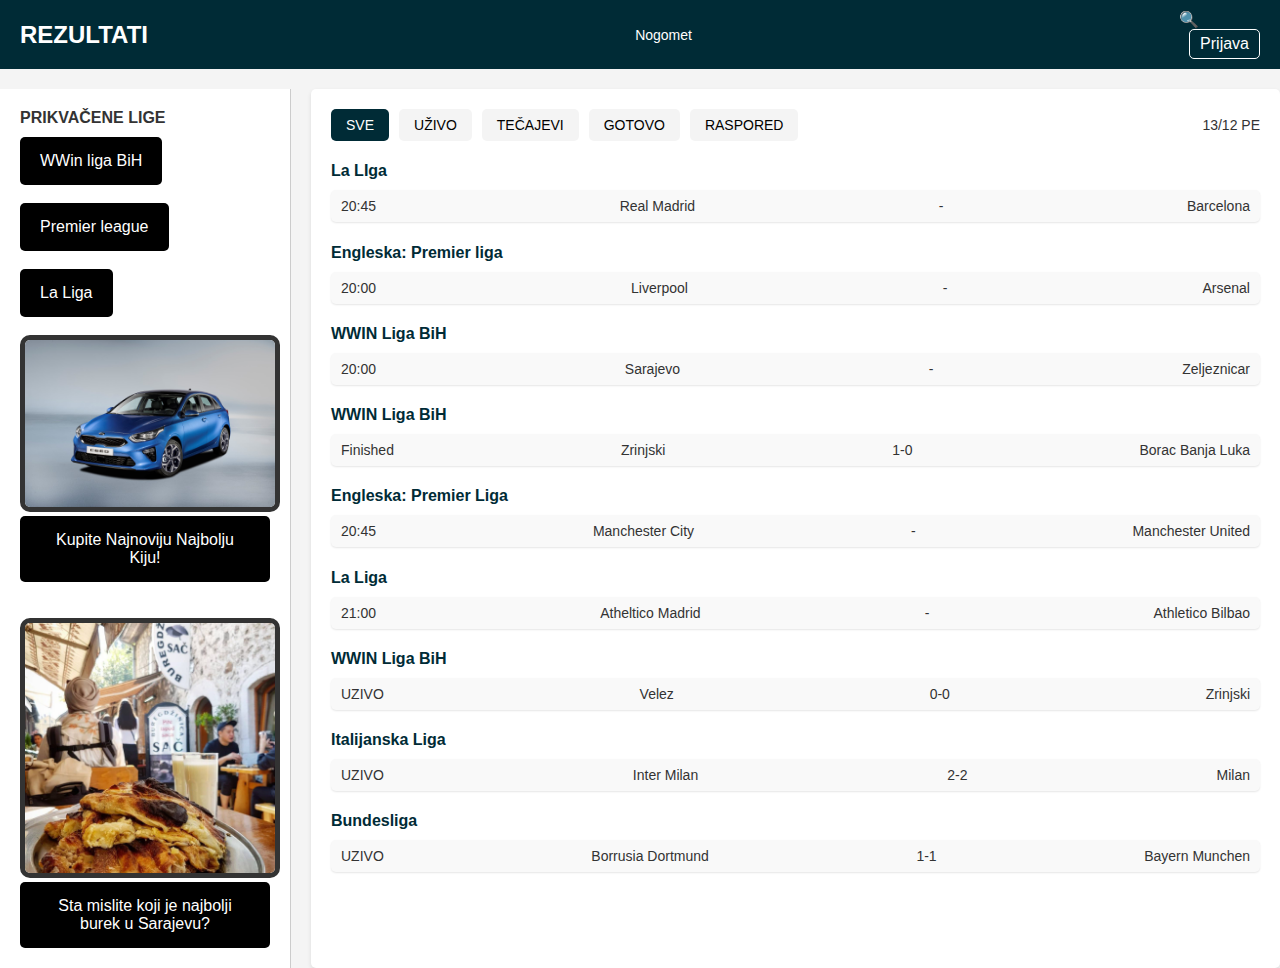
<file: index.html>
<!DOCTYPE html>
<html lang="en">
<head>
  <meta charset="UTF-8">
  <meta name="viewport" content="width=device-width, initial-scale=1.0">
  <title>REZULTATI</title>
  <link rel="stylesheet" href="style.css">
</head>
<body>
  <header class="navbar">
    <div class="logo">
      <h1>REZULTATI</h1>
    </div>
    <nav class="nav-menu">
      <ul>
        <li><a href="#">Nogomet</a></li>
      </ul>
    </nav>
    <div class="nav-icons">
      <button class="search">🔍</button>
      <form action="prijava.html" method="get">
      <button class="login">Prijava</button>
      </form>
    </div>
  </header>

  <div class="container">
    <aside class="sidebar">
      <h3>PRIKVAČENE LIGE</h3>
      <div class="league-list">
        <form action="Tabela WWin Premier lige.html" method="get">
        <button class="LIGE">WWin liga BiH</button><br><br>
        </form>
        <form action="Tabela Premier lige.html" method="get">
        <button class="LIGE">Premier league</button><br><br>
        </form>
        <form action="Tabela La lige.html" method="get">
        <button class="LIGE">La Liga</button><br><br>
        </form>
        <img src="Dop.jpg" alt="Reklama" class="my-image">
        <button class="Reklama">Kupite Najnoviju Najbolju Kiju!</button><br><br><br>
        <img src="Burek.jpg" alt="Reklama" class="my-image">
        <button class="Reklama">Sta mislite koji je najbolji burek u Sarajevu?</button>
      </div>
    </aside>

    <main class="matches">
      <div class="tabs">
        <button class="tab active">SVE</button>
        <button class="tab">UŽIVO</button>
        <button class="tab">TEČAJEVI</button>
        <button class="tab">GOTOVO</button>
        <button class="tab">RASPORED</button>
        <div class="date-picker">13/12 PE</div>
      </div>

      <div class="match-list">
        <div class="match-category">
          <h4>La LIga</h4>
          <div class="match">
            <span class="time">20:45</span>
            <span class="team">Real Madrid</span>
            <span class="result">-</span>
            <span class="team">Barcelona</span>
          </div>
        </div>
        <div class="match-category">
          <h4>Engleska: Premier liga</h4>
          <div class="match">
            <span class="status">20:00</span>
            <span class="team">Liverpool</span>
            <span class="result">-</span>
            <span class="team">Arsenal</span>
          </div>
        </div>
        <div class="match-category">
          <h4>WWIN Liga BiH</h4>
          <div class="match">
            <span class="time">20:00</span>
            <span class="team">Sarajevo</span>
            <span class="result">-</span>
            <span class="team">Zeljeznicar</span>
          </div>
          <div class="match-category">
            <h4>WWIN Liga BiH</h4>
            <div class="match">
              <span class="time">Finished</span>
              <span class="team">Zrinjski</span>
              <span class="result">1-0</span>
              <span class="team">Borac Banja Luka</span>
            </div>
            <div class="match-category">
              <h4>Engleska: Premier Liga</h4>
              <div class="match">
                <span class="time">20:45</span>
                <span class="team">Manchester City</span>
                <span class="result">-</span>
                <span class="team">Manchester United</span>
              </div>
              <div class="match-category">
                <h4>La Liga</h4>
                <div class="match">
                  <span class="time">21:00</span>
                  <span class="team">Atheltico Madrid</span>
                  <span class="result">-</span>
                  <span class="team">Athletico Bilbao</span>
                </div>
                <div class="match-category">
                  <h4>WWIN Liga BiH</h4>
                  <div class="match">
                    <span class="time">UZIVO</span>
                    <span class="team">Velez</span>
                    <span class="result">0-0</span>
                    <span class="team">Zrinjski</span>
                  </div>
                  <div class="match-category">
                    <h4>Italijanska Liga</h4>
                    <div class="match">
                      <span class="time">UZIVO</span>
                      <span class="team">Inter Milan</span>
                      <span class="result">2-2</span>
                      <span class="team">Milan</span>
                    </div>
                    <div class="match-category">
                      <h4>Bundesliga</h4>
                      <div class="match">
                        <span class="time">UZIVO</span>
                        <span class="team">Borrusia Dortmund</span>
                        <span class="result">1-1</span>
                        <span class="team">Bayern Munchen</span>
                      </div>
        </div>
      </div>
    </main>
  </div>
</body>
</html>
</file>
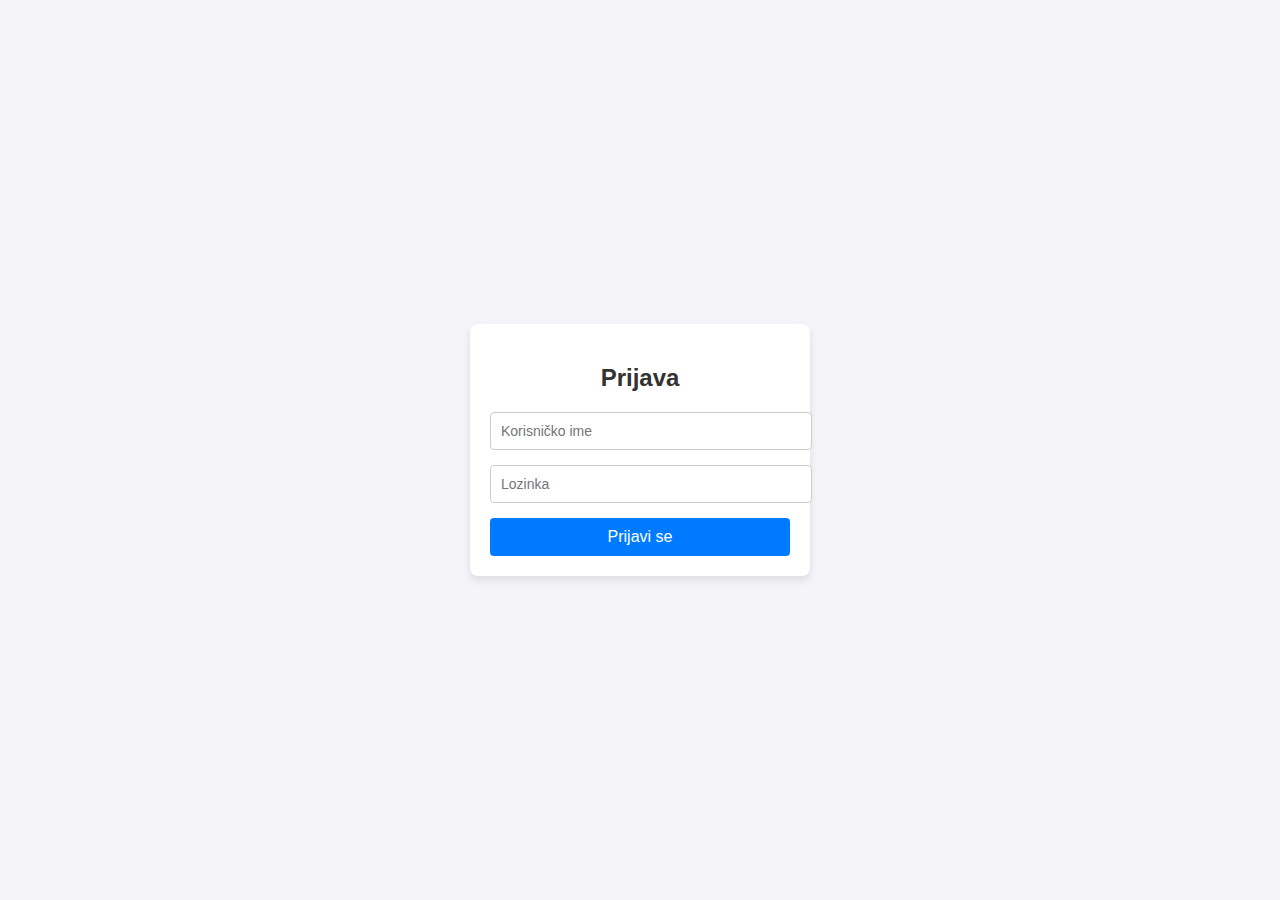
<file: prijava.html>
<!DOCTYPE html>
<html lang="en">
<head>
  <meta charset="UTF-8">
  <meta name="viewport" content="width=device-width, initial-scale=1.0">
  <title>Stranica za Prijavu</title>
  <link rel="stylesheet" href="prijava.css">
</head>
<body>
  <div class="login-container">
    <h2>Prijava</h2>
    <form action="#" method="post">
      <input type="text" name="username" placeholder="Korisničko ime" required>
      <input type="password" name="password" placeholder="Lozinka" required>
      <button type="submit">Prijavi se</button>
    </form>
  </div>
</body>
</html>
</file>
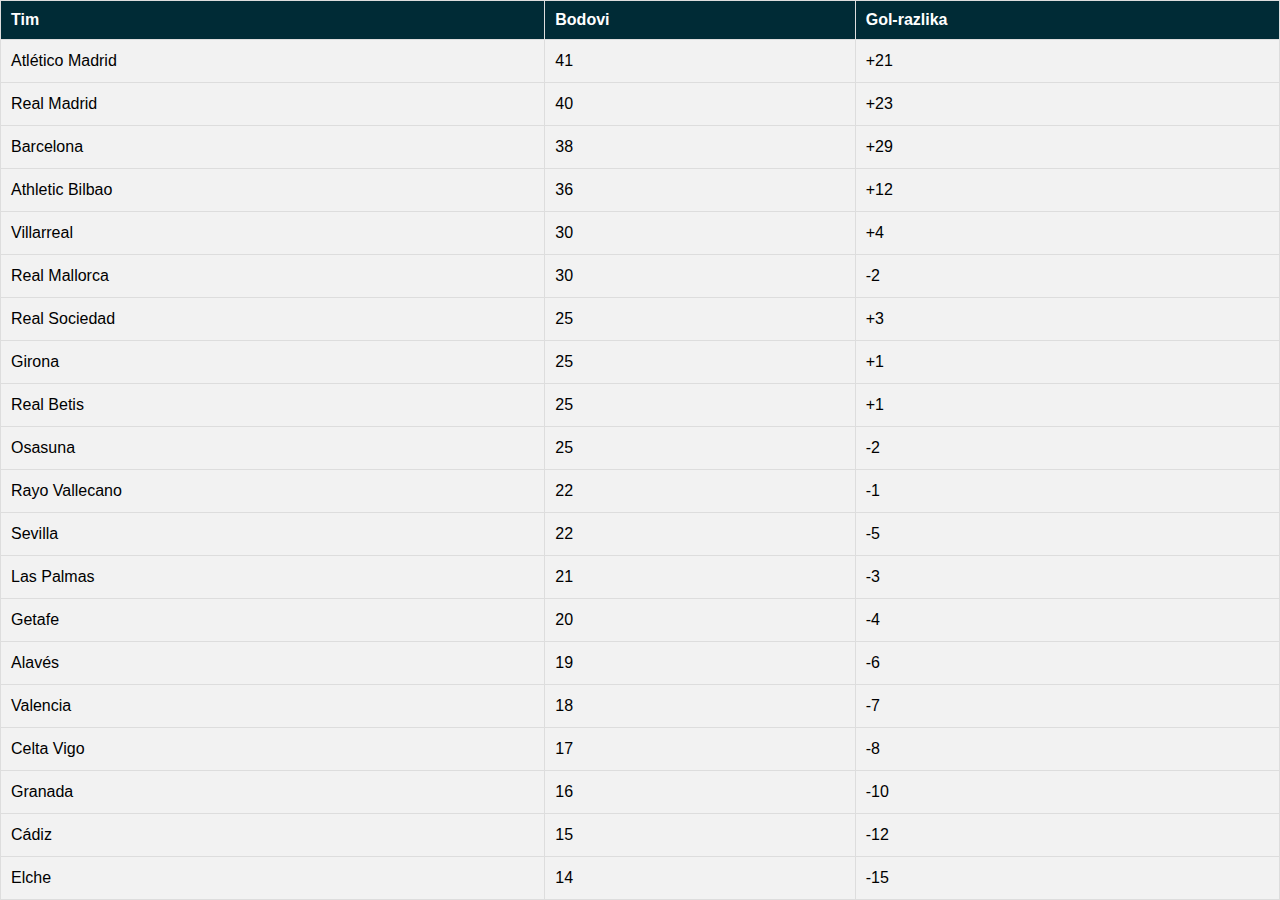
<file: Tabela La lige.html>
<!DOCTYPE html>
<html lang="en">
<head>
    <meta charset="UTF-8">
    <meta name="viewport" content="width=device-width, initial-scale=1.0">
    <title>Document</title>
    <link rel="stylesheet" href="Dop.css">
</head>
<body>
    <table>
        <thead>
          <tr>
            <th>Tim</th>
            <th>Bodovi</th>
            <th>Gol-razlika</th>
          </tr>
        </thead>
        <tbody>
          <tr>
            <td>Atlético Madrid</td>
            <td>41</td>
            <td>+21</td>
          </tr>
          <tr>
            <td>Real Madrid</td>
            <td>40</td>
            <td>+23</td>
          </tr>
          <tr>
            <td>Barcelona</td>
            <td>38</td>
            <td>+29</td>
          </tr>
          <tr>
            <td>Athletic Bilbao</td>
            <td>36</td>
            <td>+12</td>
          </tr>
          <tr>
            <td>Villarreal</td>
            <td>30</td>
            <td>+4</td>
          </tr>
          <tr>
            <td>Real Mallorca</td>
            <td>30</td>
            <td>-2</td>
          </tr>
          <tr>
            <td>Real Sociedad</td>
            <td>25</td>
            <td>+3</td>
          </tr>
          <tr>
            <td>Girona</td>
            <td>25</td>
            <td>+1</td>
          </tr>
          <tr>
            <td>Real Betis</td>
            <td>25</td>
            <td>+1</td>
          </tr>
          <tr>
            <td>Osasuna</td>
            <td>25</td>
            <td>-2</td>
          </tr>
          <tr>
            <td>Rayo Vallecano</td>
            <td>22</td>
            <td>-1</td>
          </tr>
          <tr>
            <td>Sevilla</td>
            <td>22</td>
            <td>-5</td>
          </tr>
          <tr>
            <td>Las Palmas</td>
            <td>21</td>
            <td>-3</td>
          </tr>
          <tr>
            <td>Getafe</td>
            <td>20</td>
            <td>-4</td>
          </tr>
          <tr>
            <td>Alavés</td>
            <td>19</td>
            <td>-6</td>
          </tr>
          <tr>
            <td>Valencia</td>
            <td>18</td>
            <td>-7</td>
          </tr>
          <tr>
            <td>Celta Vigo</td>
            <td>17</td>
            <td>-8</td>
          </tr>
          <tr>
            <td>Granada</td>
            <td>16</td>
            <td>-10</td>
          </tr>
          <tr>
            <td>Cádiz</td>
            <td>15</td>
            <td>-12</td>
          </tr>
          <tr>
            <td>Elche</td>
            <td>14</td>
            <td>-15</td>
          </tr>
        </tbody>
      </table>
      
</body>
</html>
</file>
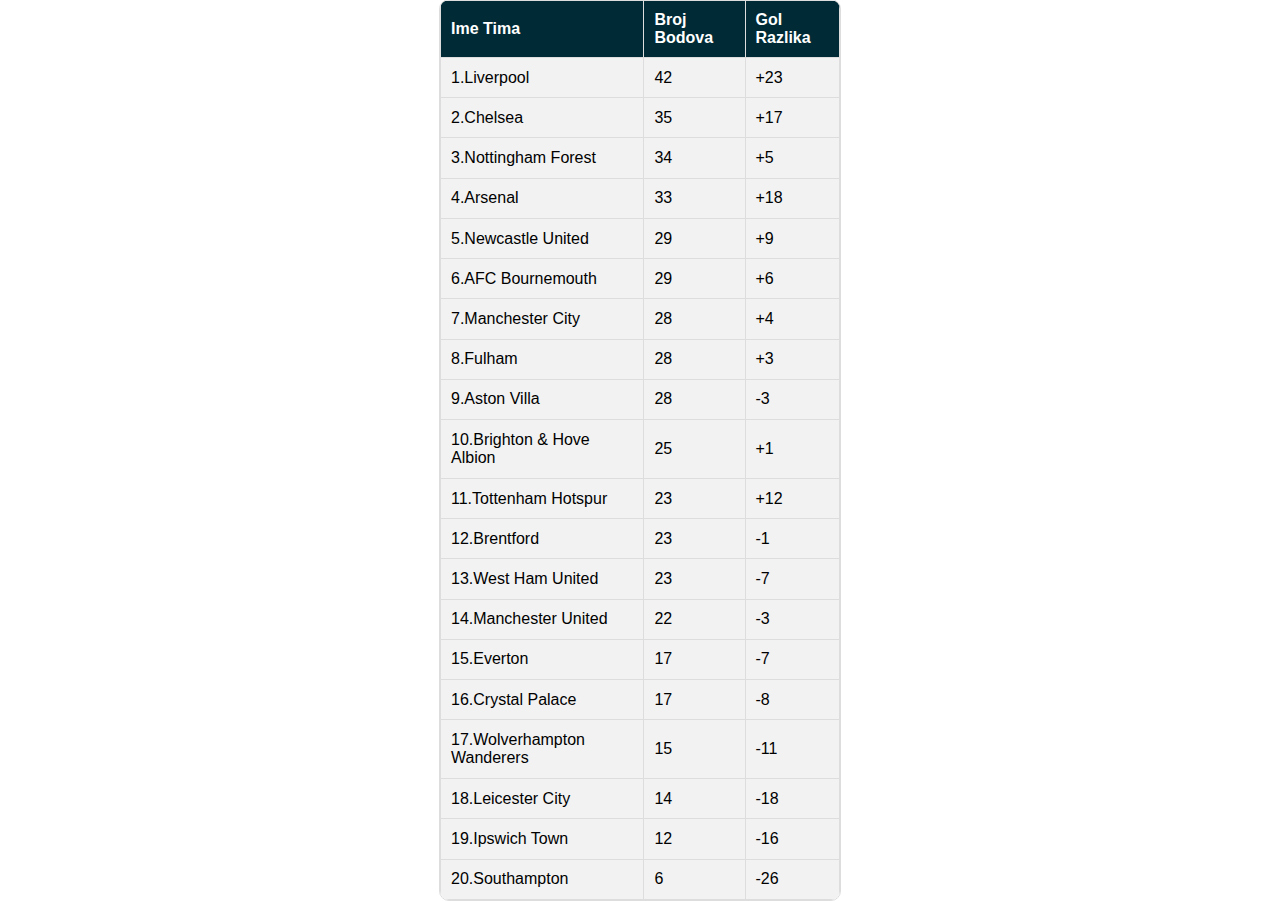
<file: Tabela Premier lige.html>
<!DOCTYPE html>
<html lang="en">
<head>
    <meta charset="UTF-8">
    <meta name="viewport" content="width=device-width, initial-scale=1.0">
    <title>tabela premier lige</title>
</head>
<body>
    <!DOCTYPE html>
<html lang="en">
<head>
  <meta charset="UTF-8">
  <meta name="viewport" content="width=device-width, initial-scale=1.0">
  <title>Tabela u centru</title>
  <link rel="stylesheet" href="Dop.css"> 
</head>
<body>
  <div class="table-container">
    <table>
      <thead>
        <tr>
          <th>Ime Tima</th>
          <th>Broj Bodova</th>
          <th>Gol Razlika</th>
        </tr>
      </thead>
      <tbody>
        <tbody>
            <tr>
              <td>1.Liverpool</td>
              <td>42</td>
              <td>+23</td>
            </tr>
            <tr>
              <td>2.Chelsea</td>
              <td>35</td>
              <td>+17</td>
            </tr>
            <tr>
              <td>3.Nottingham Forest</td>
              <td>34</td>
              <td>+5</td>
            </tr>
            <tr>
              <td>4.Arsenal</td>
              <td>33</td>
              <td>+18</td>
            </tr>
            <tr>
              <td>5.Newcastle United</td>
              <td>29</td>
              <td>+9</td>
            </tr>
            <tr>
              <td>6.AFC Bournemouth</td>
              <td>29</td>
              <td>+6</td>
            </tr>
            <tr>
              <td>7.Manchester City</td>
              <td>28</td>
              <td>+4</td>
            </tr>
            <tr>
              <td>8.Fulham</td>
              <td>28</td>
              <td>+3</td>
            </tr>
            <tr>
              <td>9.Aston Villa</td>
              <td>28</td>
              <td>-3</td>
            </tr>
            <tr>
              <td>10.Brighton & Hove Albion</td>
              <td>25</td>
              <td>+1</td>
            </tr>
            <tr>
              <td>11.Tottenham Hotspur</td>
              <td>23</td>
              <td>+12</td>
            </tr>
            <tr>
              <td>12.Brentford</td>
              <td>23</td>
              <td>-1</td>
            </tr>
            <tr>
              <td>13.West Ham United</td>
              <td>23</td>
              <td>-7</td>
            </tr>
            <tr>
              <td>14.Manchester United</td>
              <td>22</td>
              <td>-3</td>
            </tr>
            <tr>
              <td>15.Everton</td>
              <td>17</td>
              <td>-7</td>
            </tr>
            <tr>
              <td>16.Crystal Palace</td>
              <td>17</td>
              <td>-8</td>
            </tr>
            <tr>
              <td>17.Wolverhampton Wanderers</td>
              <td>15</td>
              <td>-11</td>
            </tr>
            <tr>
              <td>18.Leicester City</td>
              <td>14</td>
              <td>-18</td>
            </tr>
            <tr>
              <td>19.Ipswich Town</td>
              <td>12</td>
              <td>-16</td>
            </tr>
            <tr>
              <td>20.Southampton</td>
              <td>6</td>
              <td>-26</td>
            </tr>
        </tbody>
  </div>
</body>
</html>

</body>
</html>
</file>
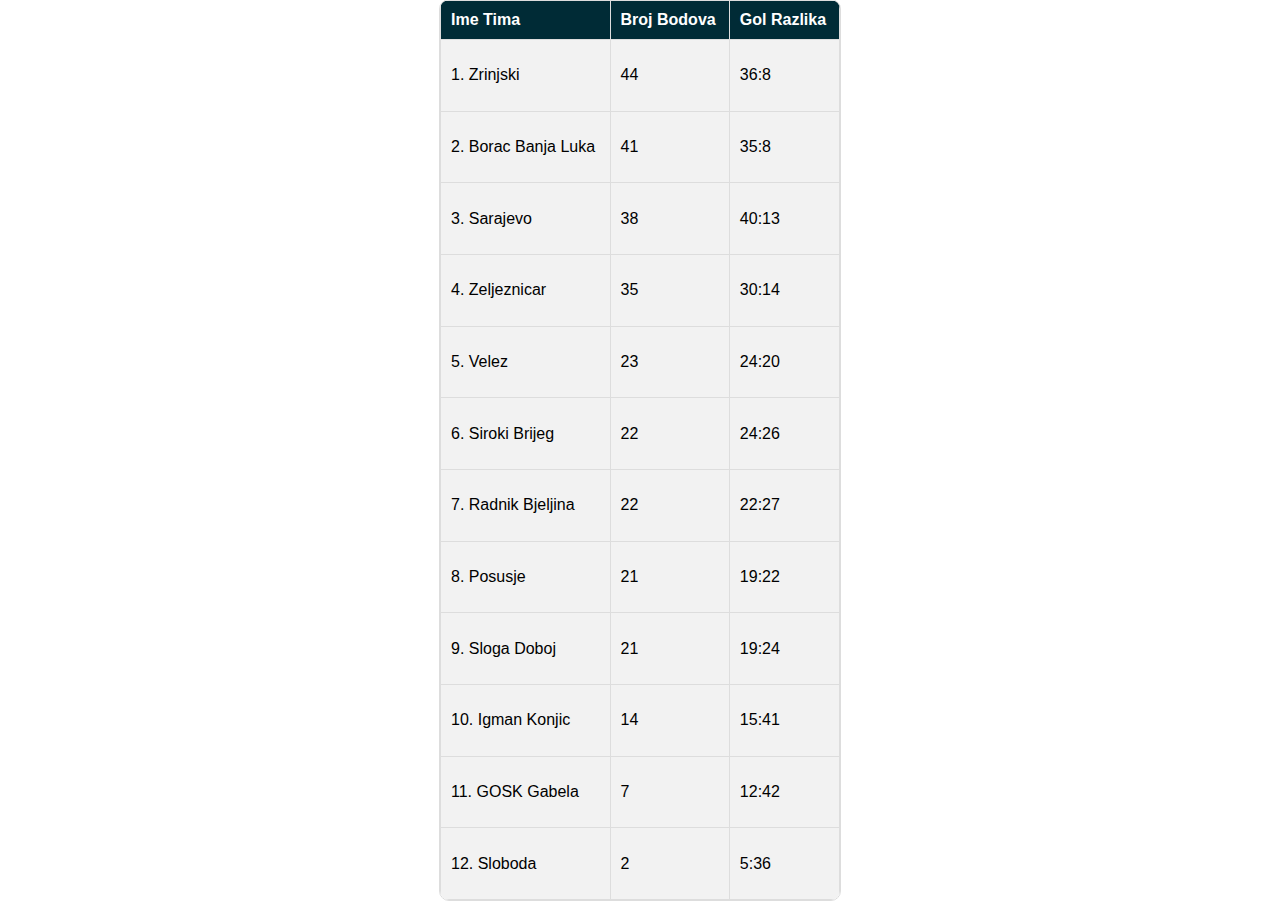
<file: Tabela WWin Premier lige.html>
<!DOCTYPE html>
<html lang="en">
<head>
  <meta charset="UTF-8">
  <meta name="viewport" content="width=device-width, initial-scale=1.0">
  <title>Tabela u centru</title>
  <link rel="stylesheet" href="Dop.css"> 
</head>
<body>
  <div class="table-container">
    <table>
      <thead>
        <tr>
          <th>Ime Tima</th>
          <th>Broj Bodova</th>
          <th>Gol Razlika</th>
        </tr>
      </thead>
      <tbody>
        <tr>
          <td>1. Zrinjski</td>
          <td>44</td>
          <td>36:8</td>
        </tr>
        <tr>
          <td>2. Borac Banja Luka</td>
          <td>41</td>
          <td>35:8</td>
        </tr>
        <tr>
          <td>3. Sarajevo</td>
          <td>38</td>
          <td>40:13</td>
        </tr>
        <tr>
            <td>4. Zeljeznicar</td>
            <td>35</td>
            <td>30:14</td>
          </tr>
          <tr>
            <td>5. Velez</td>
            <td>23</td>
            <td>24:20</td>
          </tr>
          <tr>
            <td>6. Siroki Brijeg</td>
            <td>22</td>
            <td>24:26</td>
          </tr>
          <tr>
            <td>7. Radnik Bjeljina</td>
            <td>22</td>
            <td>22:27</td>
          </tr>
          <tr>
            <td>8. Posusje</td>
            <td>21</td>
            <td>19:22</td>
          </tr>
          <tr>
            <td>9. Sloga Doboj</td>
            <td>21</td>
            <td>19:24</td>
          </tr>
          <tr>
            <td>10. Igman Konjic</td>
            <td>14</td>
            <td>15:41</td>
          </tr>
          <tr>
            <td>11. GOSK Gabela</td>
            <td>7</td>
            <td>12:42</td>
          </tr>
          <tr>
            <td>12. Sloboda</td>
            <td>2</td>
            <td>5:36</td>
          </tr>
      </tbody>
    </table>
  </div>
</body>
</html>
</file>
<file: style.css>
body, h1, h3, ul, li, a, div, span, button {
  margin: 0;
  padding: 0;
  box-sizing: border-box;
}
body {
  font-family: Arial, sans-serif;
  background-color: #f4f4f4;
  color: #333;
}


.navbar {
  display: flex;
  justify-content: space-between;
  align-items: center;
  background-color: #002b36;
  color: white;
  padding: 10px 20px;
}
.logo h1 {
  font-size: 24px;
  color: #ffffff;
}
.nav-menu ul {
  list-style: none;
  display: flex;
  gap: 15px;
}
.nav-menu ul li a {
  text-decoration: none;
  color: #ffffff;
  font-size: 14px;
  transition: color 0.3s;
}
.nav-menu ul li a:hover {
  color: #f39c12;
}
.nav-icons button {
  background: none;
  border: none;
  color: white;
  font-size: 16px;
  cursor: pointer;
}
.nav-icons .login {
  border: 1px solid #ffffff;
  padding: 5px 10px;
  border-radius: 5px;
  margin-left: 10px;
  transition: background-color 0.3s;
}
.nav-icons .login:hover {
  background-color: #ffffff;
  color: #002b36;
}


.container {
  display: flex;
  margin-top: 20px;
}


.sidebar {
  width: 250px;
  background-color: #ffffff;
  padding: 20px;
  border-right: 1px solid #ccc;
}
.sidebar h3 {
  font-size: 16px;
  margin-bottom: 10px;
}
.league-list {
  list-style: none;
}

.league-list li a:hover {
  color: #f39c12;
}

.LIGE {
  background-color: #000000; 
  color: white;             
  padding: 15px 20px;       
  border: none;            
  border-radius: 5px;       
  font-size: 16px;         
  cursor: pointer;          
  transition: background-color 0.3s ease; 
}

.LIGE:hover {
  color: orange;
}


.my-image {
  width: 250px;             
  height: auto;             
  border: 5px solid #333;   
  border-radius: 10px;      
}

.Reklama {
  background-color: #000000; 
  color: white;             
  padding: 15px 20px;       
  border: none;            
  border-radius: 5px;       
  font-size: 16px;  
}





.matches {
  flex: 1;
  background-color: #ffffff;
  padding: 20px;
  margin-left: 20px;
  border-radius: 5px;
  box-shadow: 0 2px 4px rgba(0, 0, 0, 0.1);
}
.tabs {
  display: flex;
  align-items: center;
  gap: 10px;
  margin-bottom: 20px;
}
.tab {
  background-color: #f4f4f4;
  padding: 8px 15px;
  border: none;
  border-radius: 5px;
  cursor: pointer;
  font-size: 14px;
  transition: background-color 0.3s;
}
.tab.active {
  background-color: #002b36;
  color: white;
}
.date-picker {
  margin-left: auto;
  font-size: 14px;
  color: #333;
}

.match-list {
  margin-top: 20px;
}
.match-category {
  margin-bottom: 15px;
}
.match-category h4 {
  font-size: 16px;
  margin-bottom: 10px;
  color: #002b36;
}
.match {
  display: flex;
  justify-content: space-between;
  padding: 8px 10px;
  background-color: #f9f9f9;
  border-radius: 5px;
  margin-bottom: 10px;
  box-shadow: 0 1px 2px rgba(0, 0, 0, 0.1);
}
.match span {
  font-size: 14px;
}

.match-list {
  margin-top: 20px;
}
.match-category {
  margin-bottom: 15px;
}
.match-category h4 {
  font-size: 16px;
  margin-bottom: 10px;
  color: #002b36;
}
.match {
  display: flex;
  justify-content: space-between;
  padding: 8px 10px;
  background-color: #f9f9f9;
  border-radius: 5px;
  margin-bottom: 10px;
  box-shadow: 0 1px 2px rgba(0, 0, 0, 0.1);
}
.match span {
  font-size: 14px;
}

.tab:hover {
  background-color: #d4d4d4;
}
</file>
<file: prijava.css>
body {
    font-family: Arial, sans-serif;
    background-color: #f4f4f9;
    display: flex;
    justify-content: center;
    align-items: center;
    height: 100vh;
    margin: 0;
  }
  
  .login-container {
    background-color: #ffffff;
    padding: 20px;
    border-radius: 8px;
    box-shadow: 0 4px 8px rgba(0, 0, 0, 0.1);
    width: 300px;
    text-align: center;
  }
  
  h2 {
    margin-bottom: 20px;
    color: #333;
  }
  
  input[type="text"],
  input[type="password"] {
    width: 100%;
    padding: 10px;
    margin-bottom: 15px;
    border: 1px solid #ccc;
    border-radius: 4px;
    font-size: 14px;
  }
  
  button {
    width: 100%;
    padding: 10px;
    background-color: #007bff;
    color: #ffffff;
    border: none;
    border-radius: 4px;
    font-size: 16px;
    cursor: pointer;
  }
  
  button:hover {
    background-color: #0056b3;
  }
</file>
<file: Dop.css>
body {
    display: flex;
    justify-content: center;
    align-items: center;
    height: 100vh;
    margin: 0;
    font-family: Arial, sans-serif;
  }
  
  .table-container {
    display: flex;
    flex-direction: column;
    justify-content: space-between;
    height: 100%;
    width: 50%;
    max-width: 400px;
    margin: 10px;
    border: 1px solid #ddd;
    border-radius: 10px;
    overflow: hidden;
  }
  
  table {
    width: 100%;
    height: 100%;
    border-collapse: collapse;
    margin: 0;
  }
  
  th, td {
    padding: 10px;
    text-align: left;
    border: 1px solid #ddd;
  }
  
  th {
    background-color: #002b36;
    color: white;
  }
  
  td {
    background-color: #f2f2f2;
  }
  
  tr:nth-child(even) {
    background-color: #f9f9f9;
  }
  
  tr:hover {
    background-color: #ddd;
  }
  
 
  @media (max-width: 600px) {
    .table-container {
      width: 90%;
      margin: 20px auto;
    }
    
    table {
      width: 100%;
      display: block;
      overflow-x: auto;
      white-space: nowrap;
    }
  
    th, td {
      padding: 8px;
      font-size: 14px;
    }
  }
</file>
